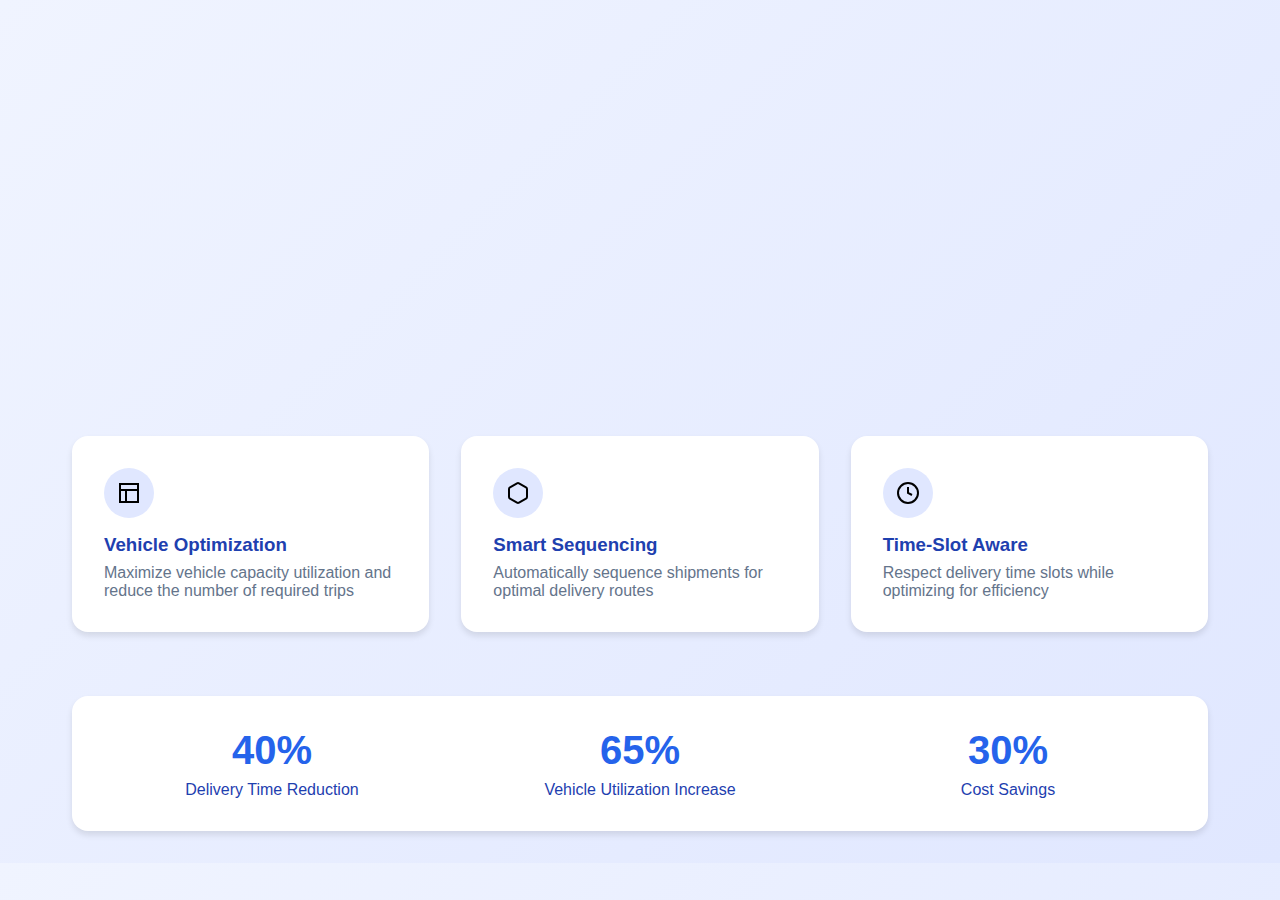
<file: index.html>
<!DOCTYPE html>
<html lang="en">
<head>
    <meta charset="UTF-8">
    <meta name="viewport" content="width=device-width, initial-scale=1.0">
    <title>Smart Route Optimizer</title>
    <link rel="stylesheet" href="/style.css">
</head>
<body>
    <div class="container">
        <div class="hero">
            <h1>Smart Route Optimizer</h1>
            <p>AI-powered delivery optimization platform for efficient grocery and essential item deliveries</p>
            <a href="/second page/index.html"><button class="btn">
                Get Started
                <svg width="20" height="20" viewBox="0 0 24 24" fill="none" stroke="currentColor" stroke-width="2">
                    <path d="M9 18l6-6-6-6"/>
                </svg>
            </button></a>
        </div>

        <div class="features">
            <div class="feature-card">
                <div class="feature-icon">
                    <svg width="24" height="24" viewBox="0 0 24 24" fill="none" stroke="currentColor" stroke-width="2">
                        <path d="M3 3h18v18H3z"/>
                        <path d="M3 9h18"/>
                        <path d="M9 21V9"/>
                    </svg>
                </div>
                <h3>Vehicle Optimization</h3>
                <p>Maximize vehicle capacity utilization and reduce the number of required trips</p>
            </div>
            <div class="feature-card">
                <div class="feature-icon">
                    <svg width="24" height="24" viewBox="0 0 24 24" fill="none" stroke="currentColor" stroke-width="2">
                        <path d="M21 16V8a2 2 0 0 0-1-1.73l-7-4a2 2 0 0 0-2 0l-7 4A2 2 0 0 0 3 8v8a2 2 0 0 0 1 1.73l7 4a2 2 0 0 0 2 0l7-4A2 2 0 0 0 21 16z"/>
                    </svg>
                </div>
                <h3>Smart Sequencing</h3>
                <p>Automatically sequence shipments for optimal delivery routes</p>
            </div>
            <div class="feature-card">
                <div class="feature-icon">
                    <svg width="24" height="24" viewBox="0 0 24 24" fill="none" stroke="currentColor" stroke-width="2">
                        <circle cx="12" cy="12" r="10"/>
                        <path d="M12 6v6l4 2"/>
                    </svg>
                </div>
                <h3>Time-Slot Aware</h3>
                <p>Respect delivery time slots while optimizing for efficiency</p>
            </div>
        </div>

        <div class="stats">
            <div class="stat">
                <div class="stat-value">40%</div>
                <div class="stat-label">Delivery Time Reduction</div>
            </div>
            <div class="stat">
                <div class="stat-value">65%</div>
                <div class="stat-label">Vehicle Utilization Increase</div>
            </div>
            <div class="stat">
                <div class="stat-value">30%</div>
                <div class="stat-label">Cost Savings</div>
            </div>
        </div>
    </div>

    <script src="/script.js"></script>
</body>
</html>
</file>
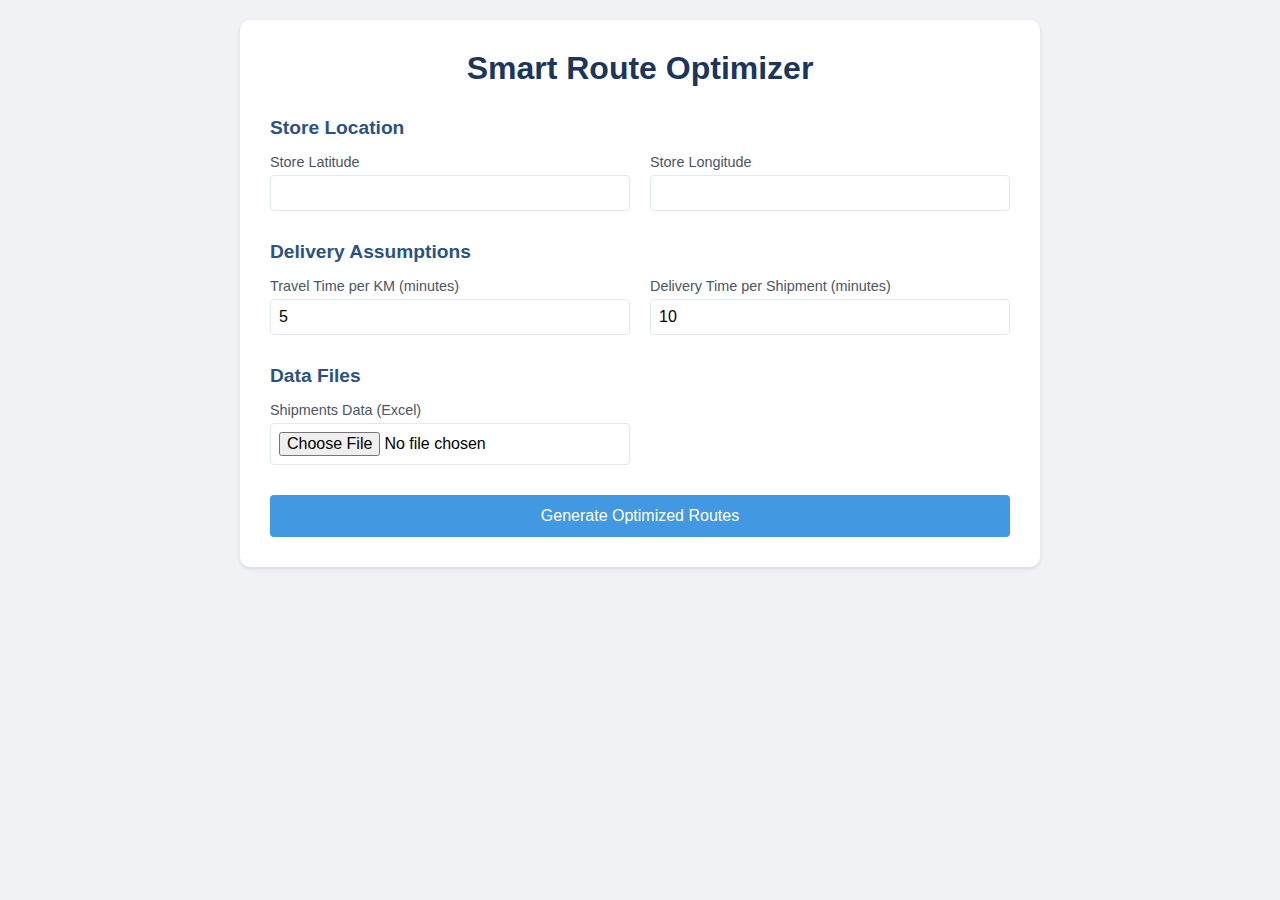
<file: second page/index.html>
<!DOCTYPE html>
<html lang="en">
<head>
    <meta charset="UTF-8">
    <meta name="viewport" content="width=device-width, initial-scale=1.0">
    <title>Smart Route Optimizer</title>
    <link rel="stylesheet" href="/second page/style.css">
</head>
<body>
    <div class="container">
        <h1>Smart Route Optimizer</h1>
        
        <form id="optimizerForm">
            <div class="section">
                <h2 class="section-title">Store Location</h2>
                <div class="input-grid">
                    <div class="input-group">
                        <label for="storeLat">Store Latitude</label>
                        <input type="number" id="storeLat" step="any" required>
                    </div>
                    <div class="input-group">
                        <label for="storeLong">Store Longitude</label>
                        <input type="number" id="storeLong" step="any" required>
                    </div>
                </div>
            </div>

            <div class="section">
                <h2 class="section-title">Delivery Assumptions</h2>
                <div class="input-grid">
                    <div class="input-group">
                        <label for="travelTime">Travel Time per KM (minutes)</label>
                        <input type="number" id="travelTime" value="5" required>
                    </div>
                    <div class="input-group">
                        <label for="deliveryTime">Delivery Time per Shipment (minutes)</label>
                        <input type="number" id="deliveryTime" value="10" required>
                    </div>
                </div>
            </div>

            <div class="section">
                <h2 class="section-title">Data Files</h2>
                <div class="input-grid">
                    <div class="input-group">
                        <label for="shipmentsFile">Shipments Data (Excel)</label>
                        <input type="file" id="shipmentsFile" accept=".xlsx,.xls" required>
                    </div>
                </div>
            </div>
        </form>
        <div>
        <a href="/model and output/output.html"><button>Generate Optimized Routes</button></a>
    </div>
        <!-- <div id="successMessage" class="success-message">
            Form submitted successfully! Processing your request...
        </div> -->
    </div>

    <script src="/second page/script.js"></script>
</body>
</html>
</file>
<file: style.css>
* {
    margin: 0;
    padding: 0;
    box-sizing: border-box;
    font-family: 'Arial', sans-serif;
}

body {
    background: linear-gradient(135deg, #f0f4ff 0%, #e0e7ff 100%);
}

.container {
    max-width: 1200px;
    margin: 0 auto;
    padding: 2rem;
}

.hero {
    text-align: center;
    padding: 4rem 0;
    opacity: 0;
    transform: translateY(20px);
    animation: fadeInUp 1s forwards;
}

.hero h1 {
    font-size: 3.5rem;
    color: #1e40af;
    margin-bottom: 1rem;
}

.hero p {
    font-size: 1.25rem;
    color: #3b82f6;
    margin-bottom: 2rem;
    max-width: 600px;
    margin: 0 auto 2rem;
}

.btn {
    text-decoration: none;
    display: inline-flex;
    align-items: center;
    gap: 0.5rem;
    background: #2563eb;
    color: white;
    padding: 1rem 2rem;
    border: none;
    border-radius: 0.5rem;
    cursor: pointer;
    font-size: 1.1rem;
    transition: background 0.3s;
}

.btn:hover {
    background: #1d4ed8;
}

.features {
    display: grid;
    grid-template-columns: repeat(auto-fit, minmax(300px, 1fr));
    gap: 2rem;
    margin-top: 4rem;
}

.feature-card {
    background: white;
    padding: 2rem;
    border-radius: 1rem;
    box-shadow: 0 4px 6px rgba(0, 0, 0, 0.1);
    opacity: 0;
    transform: translateY(20px);
    transition: all 0.3s;
}

.feature-card:hover {
    transform: translateY(-5px);
    box-shadow: 0 6px 12px rgba(0, 0, 0, 0.15);
}

.feature-card.visible {
    opacity: 1;
    transform: translateY(0);
}

.feature-icon {
    width: 50px;
    height: 50px;
    background: #e0e7ff;
    border-radius: 50%;
    display: flex;
    align-items: center;
    justify-content: center;
    margin-bottom: 1rem;
}

.feature-icon i {
    font-size: 1.5rem;
    color: #2563eb;
}

.feature-card h3 {
    color: #1e40af;
    margin-bottom: 0.5rem;
}

.feature-card p {
    color: #64748b;
}

.stats {
    display: grid;
    grid-template-columns: repeat(auto-fit, minmax(200px, 1fr));
    gap: 2rem;
    margin-top: 4rem;
    background: white;
    padding: 2rem;
    border-radius: 1rem;
    box-shadow: 0 4px 6px rgba(0, 0, 0, 0.1);
}

.stat {
    text-align: center;
    opacity: 0;
    transform: scale(0.95);
}

.stat.visible {
    opacity: 1;
    transform: scale(1);
    transition: all 0.5s;
}

.stat-value {
    font-size: 2.5rem;
    color: #2563eb;
    font-weight: bold;
    margin-bottom: 0.5rem;
}

.stat-label {
    color: #1e40af;
}

@keyframes fadeInUp {
    to {
        opacity: 1;
        transform: translateY(0);
    }
}

@media (max-width: 768px) {
    .hero h1 {
        font-size: 2.5rem;
    }

    .features {
        grid-template-columns: 1fr;
    }
}
</file>
<file: second page/style.css>
* {
    box-sizing: border-box;
    margin: 0;
    padding: 0;
    font-family: Arial, sans-serif;
}

body {
    background-color: #f0f2f5;
    padding: 20px;
}

.container {
    max-width: 800px;
    margin: 0 auto;
    background-color: white;
    padding: 30px;
    border-radius: 10px;
    box-shadow: 0 2px 4px rgba(0, 0, 0, 0.1);
}

h1 {
    color: #1a365d;
    margin-bottom: 30px;
    text-align: center;
}

.section {
    margin-bottom: 30px;
}

.section-title {
    color: #2c5282;
    margin-bottom: 15px;
    font-size: 1.2em;
}

.input-grid {
    display: grid;
    grid-template-columns: repeat(2, 1fr);
    gap: 20px;
    margin-bottom: 20px;
}

.input-group {
    display: flex;
    flex-direction: column;
}

label {
    margin-bottom: 5px;
    color: #4a5568;
    font-size: 0.9em;
}

input[type="number"],
input[type="file"] {
    padding: 8px;
    border: 1px solid #e2e8f0;
    border-radius: 4px;
    font-size: 1em;
}

input[type="number"] {
    width: 100%;
}

button{
    background-color: #4299e1;
    color: white;
    padding: 12px 24px;
    border: none;
    border-radius: 4px;
    cursor: pointer;
    width: 100%;
    font-size: 1em;
    transition: background-color 0.3s;
}

button:hover {
    background-color: #00f3fc;
}

button.submit-section {
    background-color: #3182ce;
    border-radius: 5px;
}
button.submit-section:hover {
    background-color: #0096db;
}

.success-message {
    display: none;
    background-color: #c6f6d5;
    border: 1px solid #9ae6b4;
    color: #2f855a;
    padding: 10px;
    border-radius: 4px;
    margin-top: 20px;
    text-align: center;
}

@media (max-width: 600px) {
    .input-grid {
        grid-template-columns: 1fr;
    }
}
</file>
